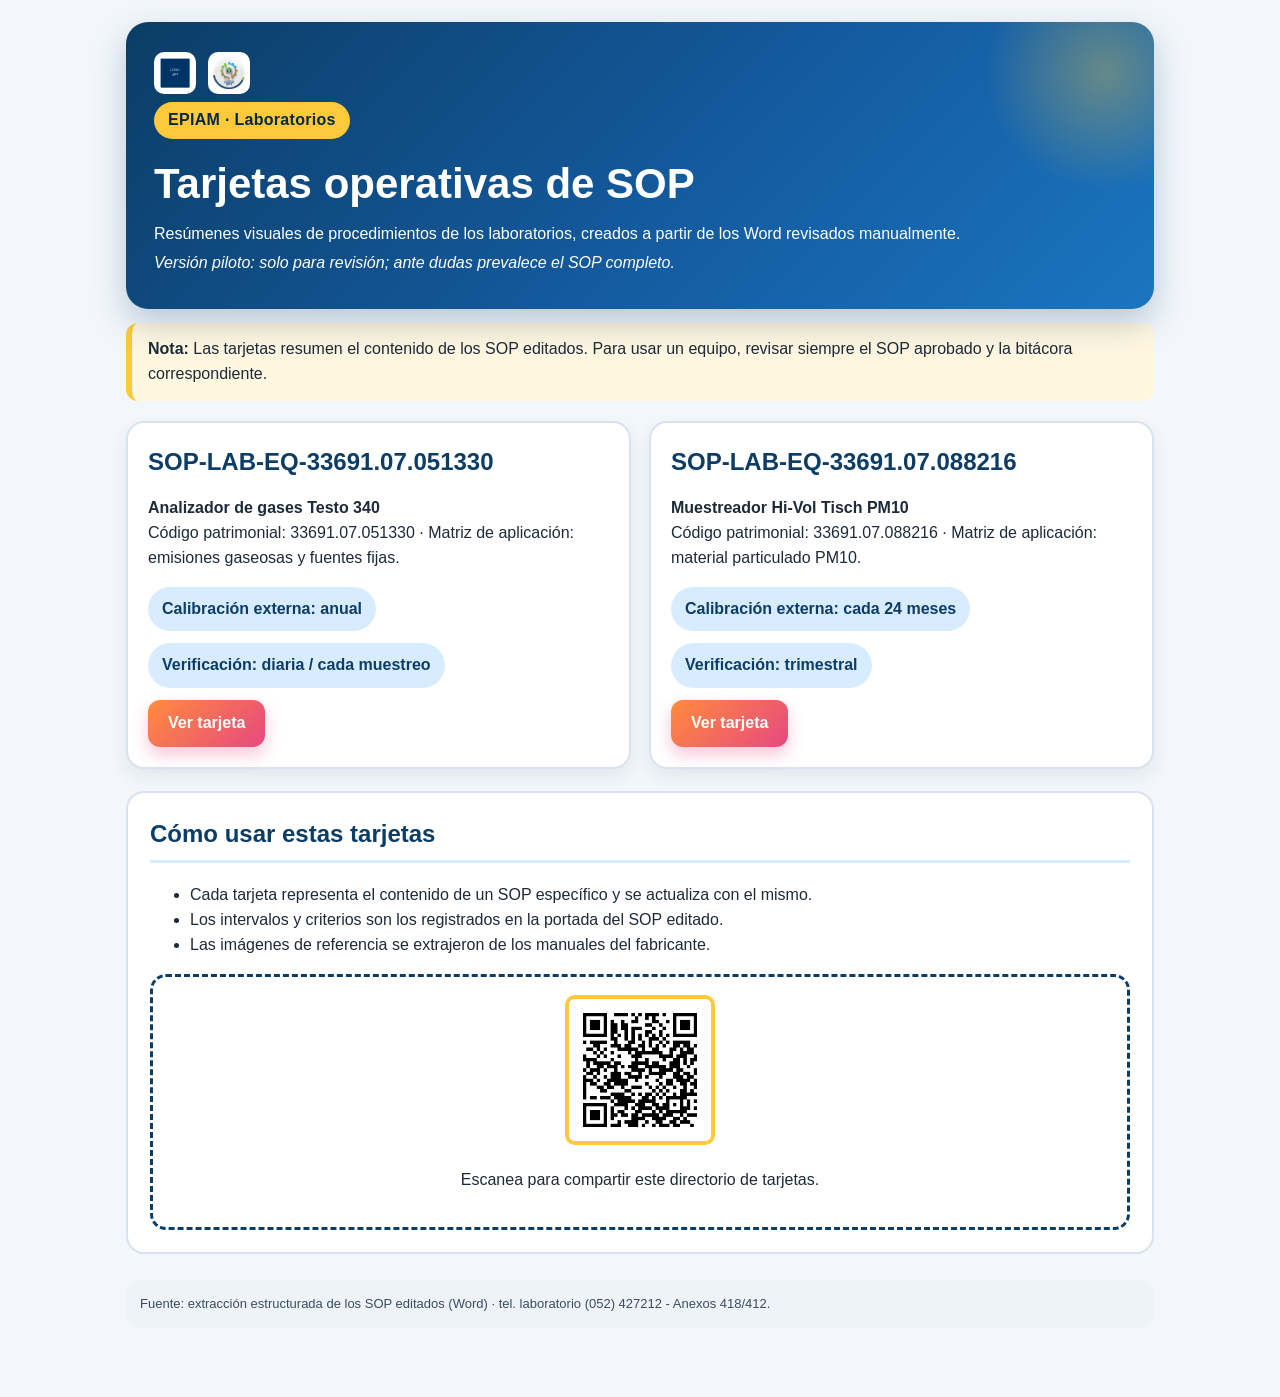
<file: index.html>
<!doctype html>
<html lang="es">
<head>
  <meta charset="utf-8">
  <meta name="viewport" content="width=device-width, initial-scale=1">
  <title>Tarjetas SOP | Laboratorios EPIAM</title>
  <link rel="stylesheet" href="assets/estilos.css">
</head>
<body>
  <div class="wrap">
    <div class="hero">
      <div class="brand">
        <img src="assets/logo_upt.png" alt="Logo UPT" onerror="this.style.display='none'">
        <img src="assets/logo_epiam.jpg" alt="Logo EPIAM" style="max-height:44px">
      </div>
      <span class="chip">EPIAM · Laboratorios</span>
      <h1>Tarjetas operativas de SOP</h1>
      <p>Resúmenes visuales de procedimientos de los laboratorios, creados a partir de los Word revisados manualmente.</p>
      <p><em>Versión piloto: solo para revisión; ante dudas prevalece el SOP completo.</em></p>
    </div>

    <div class="aviso">
      <strong>Nota:</strong> Las tarjetas resumen el contenido de los SOP editados.
      Para usar un equipo, revisar siempre el SOP aprobado y la bitácora correspondiente.
    </div>

    <div class="tarjetas">
      <div class="tarjeta">
        <h2>SOP-LAB-EQ-33691.07.051330</h2>
        <p><strong>Analizador de gases Testo 340</strong><br>
           Código patrimonial: 33691.07.051330 · Matriz de aplicación: emisiones gaseosas y fuentes fijas.</p>
        <div class="caudal">
          <span class="chip">Calibración externa: anual</span>
          <span class="chip">Verificación: diaria / cada muestreo</span>
        </div>
        <a class="boton" href="sop-33691-07-051330.html">Ver tarjeta</a>
      </div>

      <div class="tarjeta">
        <h2>SOP-LAB-EQ-33691.07.088216</h2>
        <p><strong>Muestreador Hi-Vol Tisch PM10</strong><br>
           Código patrimonial: 33691.07.088216 · Matriz de aplicación: material particulado PM10.</p>
        <div class="caudal">
          <span class="chip">Calibración externa: cada 24 meses</span>
          <span class="chip">Verificación: trimestral</span>
        </div>
        <a class="boton" href="sop-33691-07-088216.html">Ver tarjeta</a>
      </div>
    </div>

    <div class="seccion">
      <h2>Cómo usar estas tarjetas</h2>
      <ul>
        <li>Cada tarjeta representa el contenido de un SOP específico y se actualiza con el mismo.</li>
        <li>Los intervalos y criterios son los registrados en la portada del SOP editado.</li>
        <li>Las imágenes de referencia se extrajeron de los manuales del fabricante.</li>
      </ul>
      <div class="qr-box">
        <img alt="QR de este sitio" src="assets/qr/qr-index.png" style="width:150px;height:150px;border-radius:10px;border:4px solid var(--amarillo)">
        <p> Escanea para compartir este directorio de tarjetas.</p>
      </div>
    </div>

    <p class="pie">Fuente: extracción estructurada de los SOP editados (Word) · tel. laboratorio (052) 427212 - Anexos 418/412.</p>
  </div>
</body>
</html>
</file>
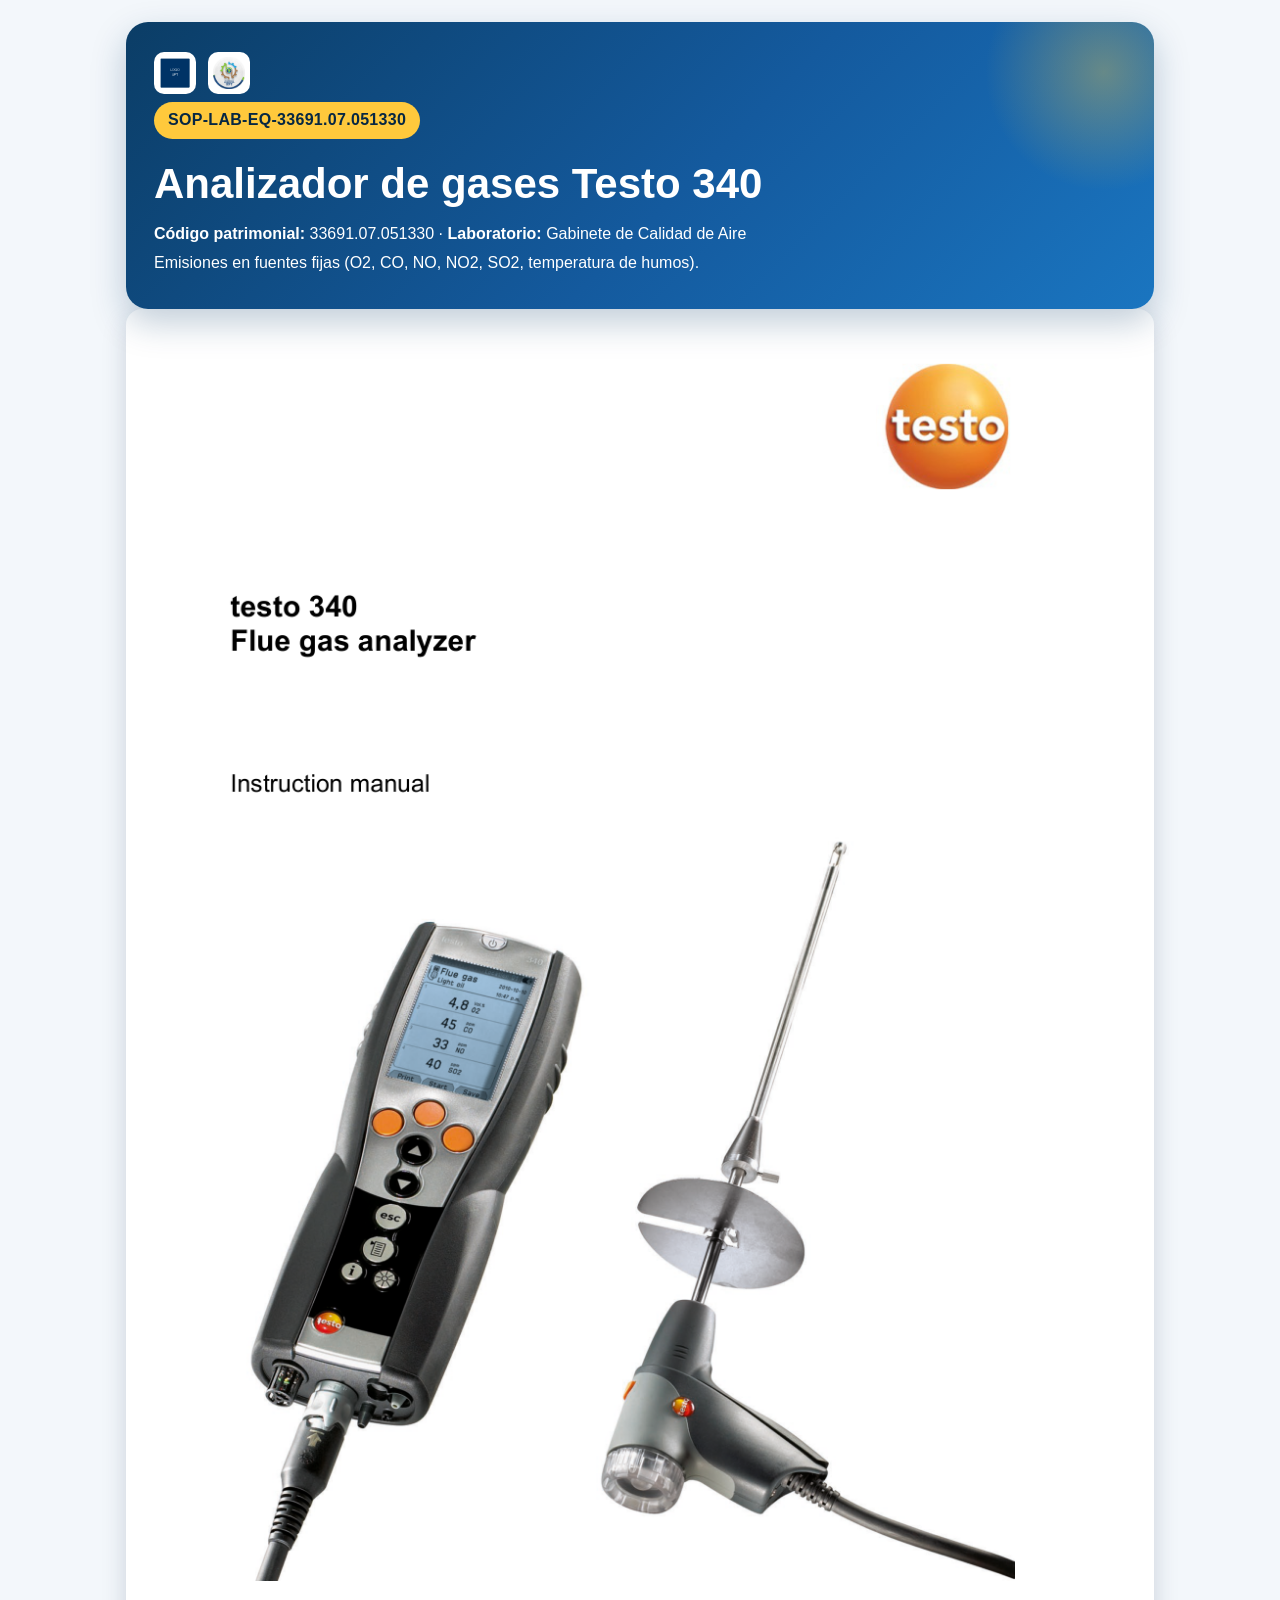
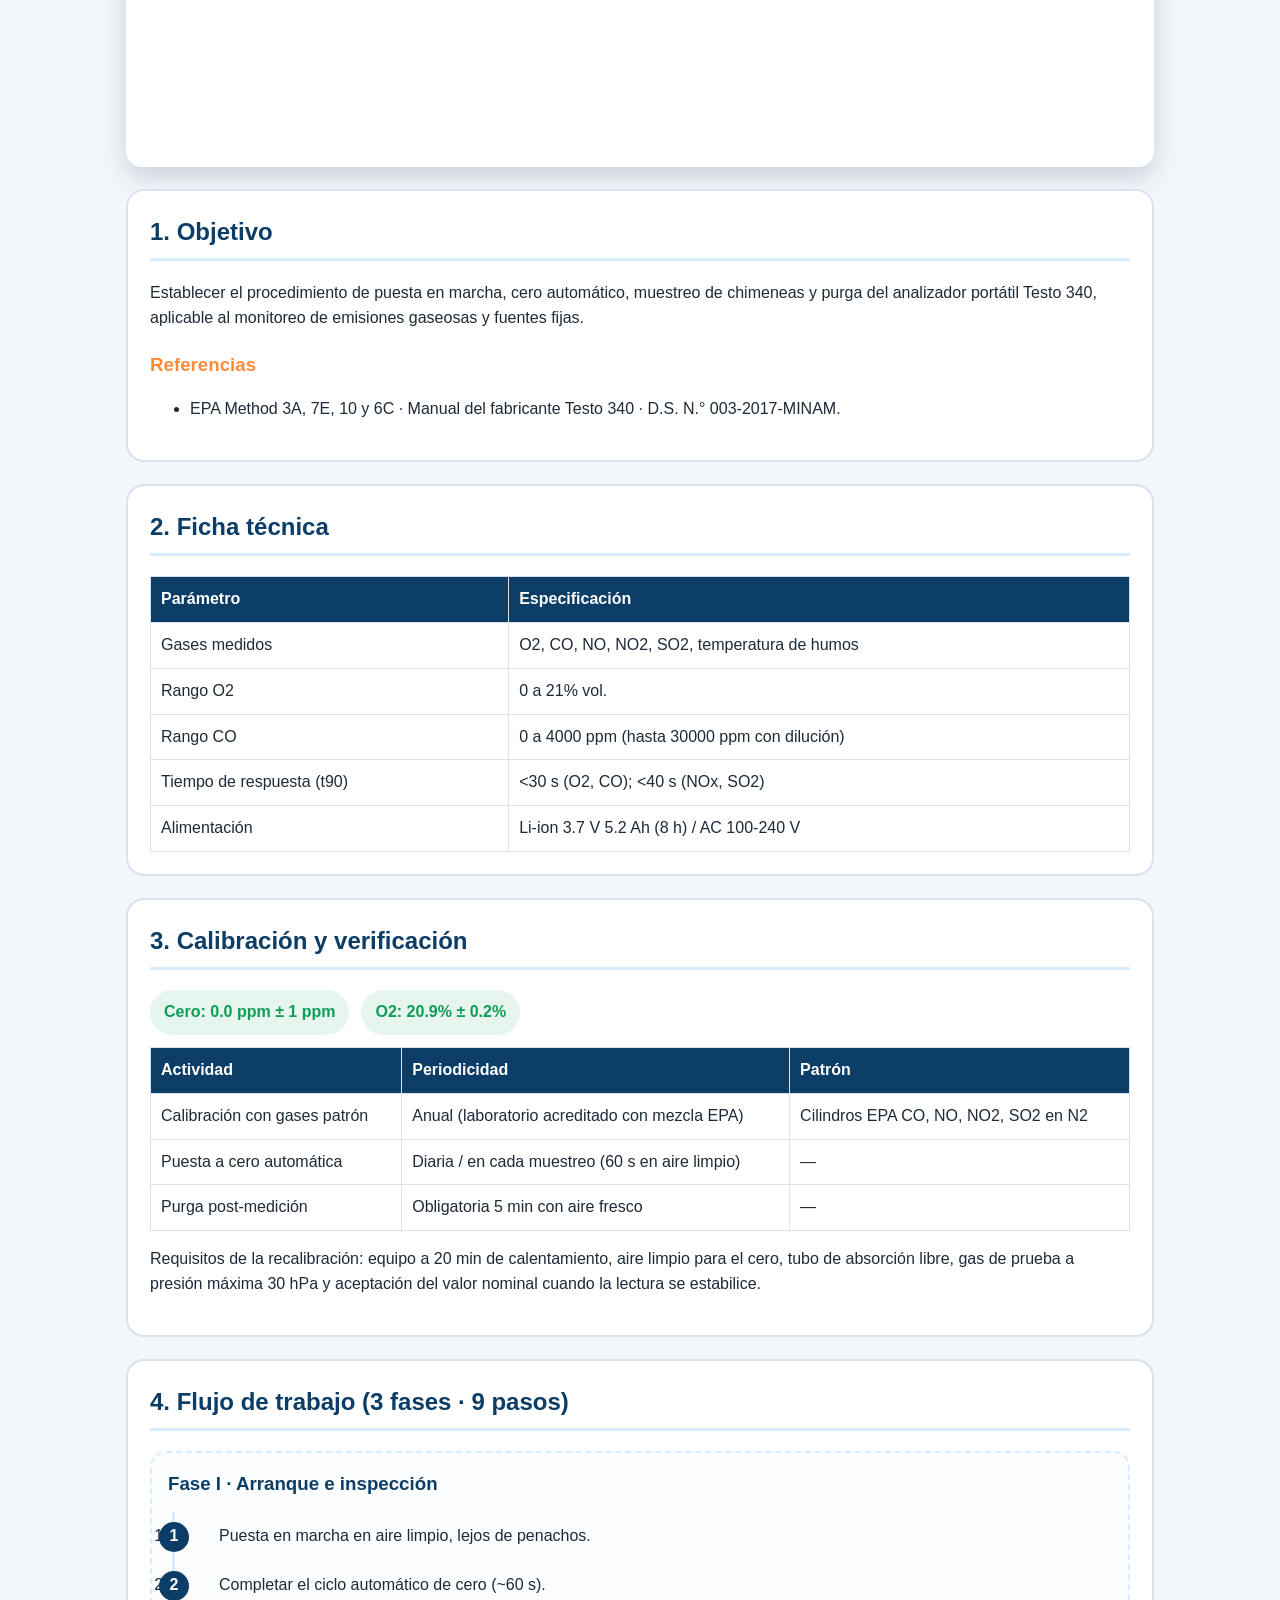
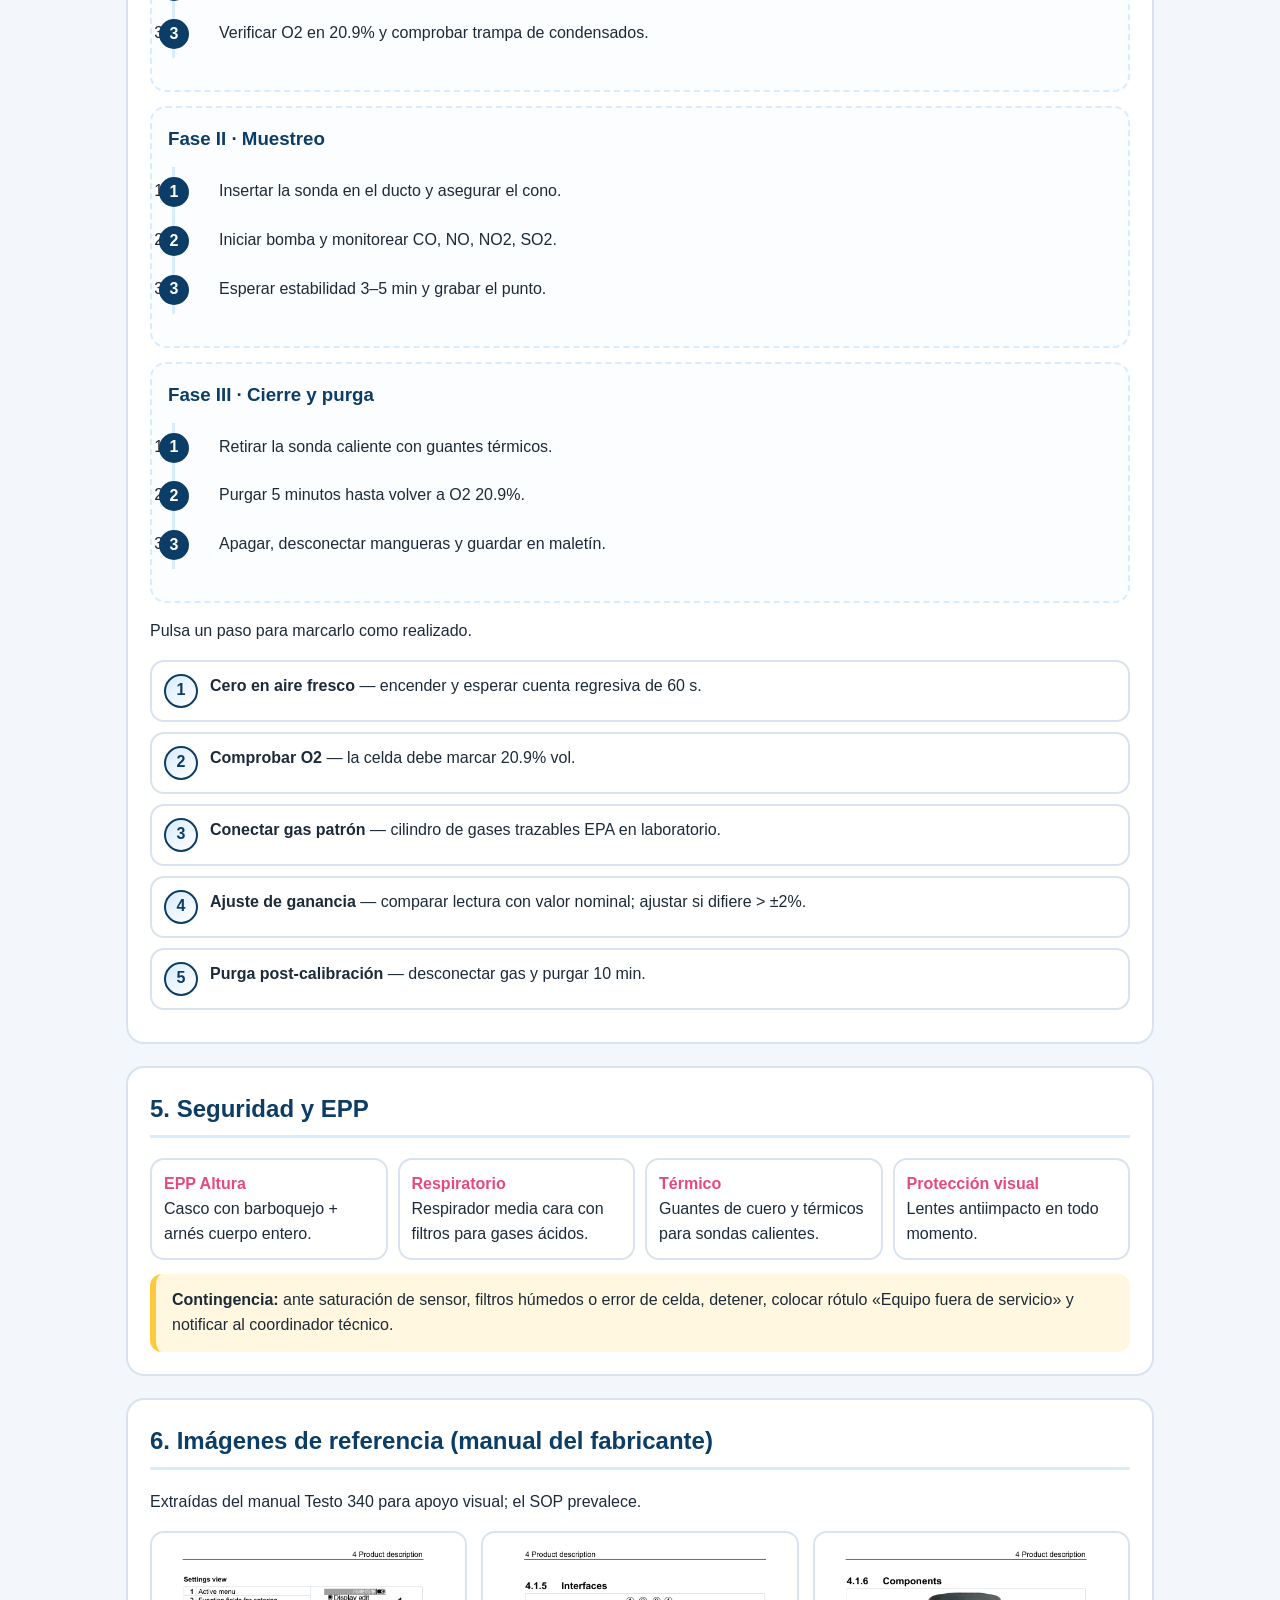
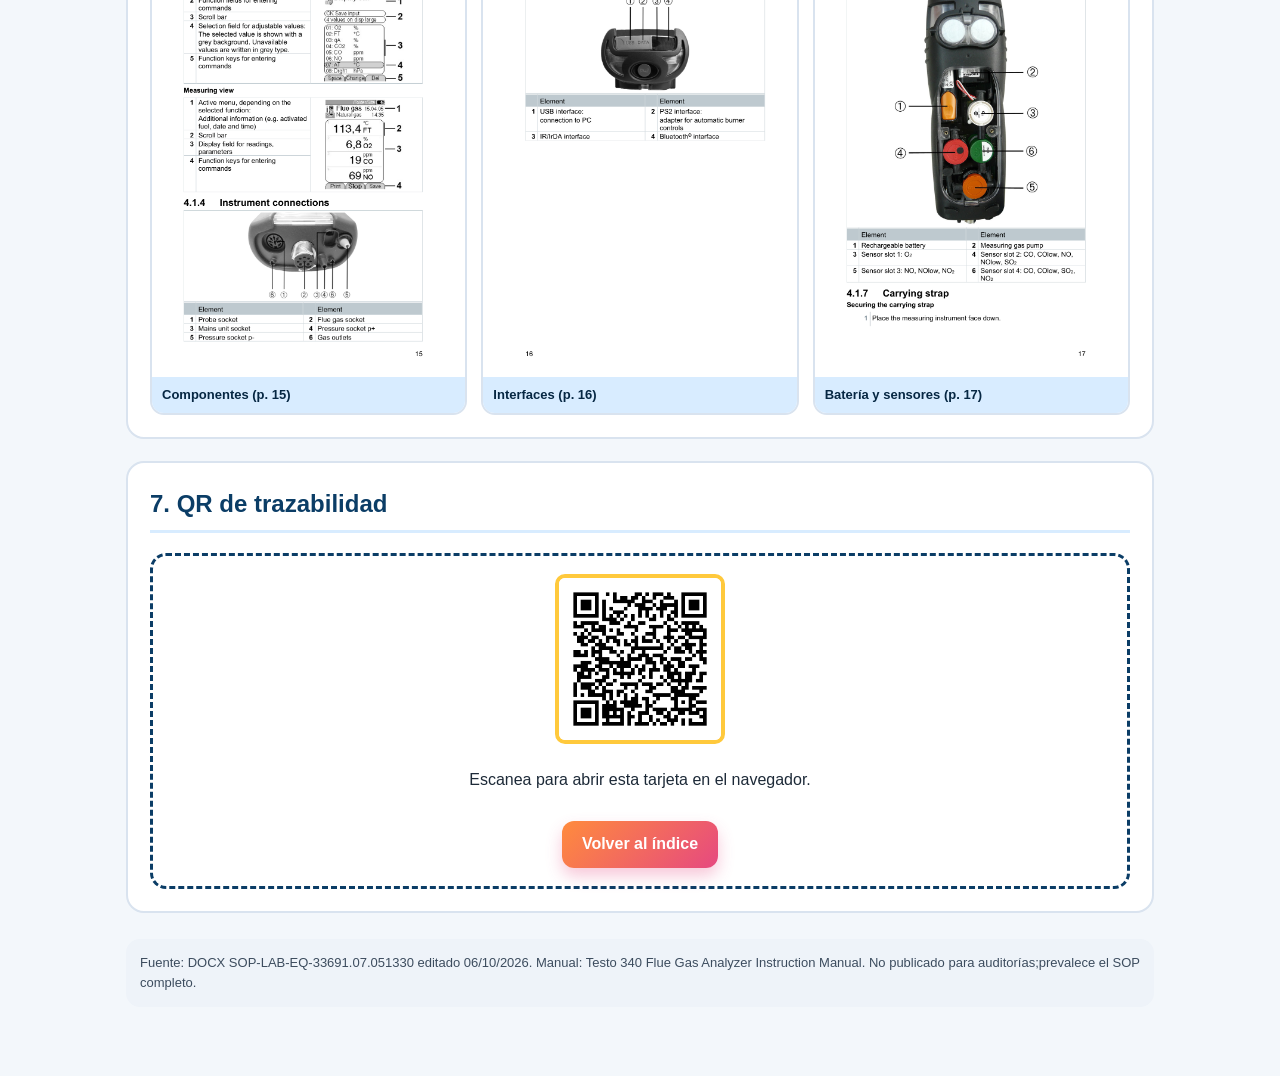
<file: sop-33691-07-051330.html>
<!doctype html>
<html lang="es">
<head>
  <meta charset="utf-8">
  <meta name="viewport" content="width=device-width, initial-scale=1">
  <title>SOP-LAB-EQ-33691.07.051330 | Testo 340</title>
  <link rel="stylesheet" href="assets/estilos.css">
  <script src="assets/interaccion.js" defer></script>
</head>
<body>
  <div class="wrap">

    <div class="hero">
      <div class="brand">
        <img src="assets/logo_upt.png" alt="Logo UPT" onerror="this.style.display='none'">
        <img src="assets/logo_epiam.jpg" alt="Logo EPIAM" style="max-height:44px">
      </div>
      <span class="chip">SOP-LAB-EQ-33691.07.051330</span>
      <h1>Analizador de gases Testo 340</h1>
      <p><strong>Código patrimonial:</strong> 33691.07.051330 · <strong>Laboratorio:</strong> Gabinete de Calidad de Aire</p>
      <p>Emisiones en fuentes fijas (O2, CO, NO, NO2, SO2, temperatura de humos).</p>
    </div>

    <img class="banner-foto" src="assets/ref/testo340_p1_producto_portada.png" alt="Figura portada manual Testo 340" onerror="this.style.display='none'">

    <div class="seccion">
      <h2>1. Objetivo</h2>
      <p>Establecer el procedimiento de puesta en marcha, cero automático, muestreo de chimeneas y purga del analizador portátil Testo 340, aplicable al monitoreo de emisiones gaseosas y fuentes fijas.</p>
      <h3>Referencias</h3>
      <ul>
        <li>EPA Method 3A, 7E, 10 y 6C · Manual del fabricante Testo 340 · D.S. N.° 003-2017-MINAM.</li>
      </ul>
    </div>

    <div class="seccion">
      <h2>2. Ficha técnica</h2>
      <table class="tabla-mini">
        <tr><th>Parámetro</th><th>Especificación</th></tr>
        <tr><td>Gases medidos</td><td>O2, CO, NO, NO2, SO2, temperatura de humos</td></tr>
        <tr><td>Rango O2</td><td>0 a 21% vol.</td></tr>
        <tr><td>Rango CO</td><td>0 a 4000 ppm (hasta 30000 ppm con dilución)</td></tr>
        <tr><td>Tiempo de respuesta (t90)</td><td>&lt;30 s (O2, CO); &lt;40 s (NOx, SO2)</td></tr>
        <tr><td>Alimentación</td><td>Li-ion 3.7 V 5.2 Ah (8 h) / AC 100-240 V</td></tr>
      </table>
    </div>

    <div class="seccion">
      <h2>3. Calibración y verificación</h2>
      <div class="caudal">
        <span class="chip ok">Cero: 0.0 ppm ± 1 ppm</span>
        <span class="chip ok">O2: 20.9% ± 0.2%</span>
      </div>
      <table class="tabla-mini">
        <tr><th>Actividad</th><th>Periodicidad</th><th>Patrón</th></tr>
        <tr><td>Calibración con gases patrón</td><td>Anual (laboratorio acreditado con mezcla EPA)</td><td>Cilindros EPA CO, NO, NO2, SO2 en N2</td></tr>
        <tr><td>Puesta a cero automática</td><td>Diaria / en cada muestreo (60 s en aire limpio)</td><td>—</td></tr>
        <tr><td>Purga post-medición</td><td>Obligatoria 5 min con aire fresco</td><td>—</td></tr>
      </table>
      <p>Requisitos de la recalibración: equipo a 20 min de calentamiento, aire limpio para el cero, tubo de absorción libre, gas de prueba a presión máxima 30 hPa y aceptación del valor nominal cuando la lectura se estabilice.</p>
    </div>

    <div class="seccion">
      <h2>4. Flujo de trabajo (3 fases · 9 pasos)</h2>
      <div class="fases">
        <div class="fase-card"><h3>Fase I · Arranque e inspección</h3>
          <ol class="timeline">
            <li>Puesta en marcha en aire limpio, lejos de penachos.</li>
            <li>Completar el ciclo automático de cero (~60 s).</li>
            <li>Verificar O2 en 20.9% y comprobar trampa de condensados.</li>
          </ol>
        </div>
        <div class="fase-card"><h3>Fase II · Muestreo</h3>
          <ol class="timeline">
            <li>Insertar la sonda en el ducto y asegurar el cono.</li>
            <li>Iniciar bomba y monitorear CO, NO, NO2, SO2.</li>
            <li>Esperar estabilidad 3–5 min y grabar el punto.</li>
          </ol>
        </div>
        <div class="fase-card"><h3>Fase III · Cierre y purga</h3>
          <ol class="timeline">
            <li>Retirar la sonda caliente con guantes térmicos.</li>
            <li>Purgar 5 minutos hasta volver a O2 20.9%.</li>
            <li>Apagar, desconectar mangueras y guardar en maletín.</li>
          </ol>
        </div>
      </div>
      <p>Pulsa un paso para marcarlo como realizado.</p>
      <div class="pasos-wrap">
        <div class="pasa-card"><div class="pasa-num">1</div><div><strong>Cero en aire fresco</strong> — encender y esperar cuenta regresiva de 60 s.</div></div>
        <div class="pasa-card"><div class="pasa-num">2</div><div><strong>Comprobar O2</strong> — la celda debe marcar 20.9% vol.</div></div>
        <div class="pasa-card"><div class="pasa-num">3</div><div><strong>Conectar gas patrón</strong> — cilindro de gases trazables EPA en laboratorio.</div></div>
        <div class="pasa-card"><div class="pasa-num">4</div><div><strong>Ajuste de ganancia</strong> — comparar lectura con valor nominal; ajustar si difiere > ±2%.</div></div>
        <div class="pasa-card"><div class="pasa-num">5</div><div><strong>Purga post-calibración</strong> — desconectar gas y purgar 10 min.</div></div>
      </div>
    </div>

    <div class="seccion">
      <h2>5. Seguridad y EPP</h2>
      <div class="epp-grid">
        <div class="epp"><strong>EPP Altura</strong><br>Casco con barboquejo + arnés cuerpo entero.</div>
        <div class="epp"><strong>Respiratorio</strong><br>Respirador media cara con filtros para gases ácidos.</div>
        <div class="epp"><strong>Térmico</strong><br>Guantes de cuero y térmicos para sondas calientes.</div>
        <div class="epp"><strong>Protección visual</strong><br>Lentes antiimpacto en todo momento.</div>
      </div>
      <div class="aviso" style="margin-top:14px">
        <strong>Contingencia:</strong> ante saturación de sensor, filtros húmedos o error de celda, detener, colocar rótulo «Equipo fuera de servicio» y notificar al coordinador técnico.
      </div>
    </div>

    <div class="seccion">
      <h2>6. Imágenes de referencia (manual del fabricante)</h2>
      <p>Extraídas del manual Testo 340 para apoyo visual; el SOP prevalece.</p>
      <div class="img-grid">
        <figure><img src="assets/ref/testo340_p15_diagrama_componentes.png" alt="Componentes Testo 340" loading="lazy"><figcaption>Componentes (p. 15)</figcaption></figure>
        <figure><img src="assets/ref/testo340_p16_interfaces.png" alt="Interfaces Testo 340" loading="lazy"><figcaption>Interfaces (p. 16)</figcaption></figure>
        <figure><img src="assets/ref/testo340_p17_componentes.png" alt="Detalle componentes" loading="lazy"><figcaption>Batería y sensores (p. 17)</figcaption></figure>
      </div>
    </div>

    <div class="seccion">
      <h2>7. QR de trazabilidad</h2>
      <div class="qr-box">
        <img id="qr-testo" alt="Código QR Testo 340" src="assets/qr/qr-testo340.png" onerror="this.style.display='none'">
        <p>Escanea para abrir esta tarjeta en el navegador.</p>
        <a class="boton" href="index.html">Volver al índice</a>
      </div>
    </div>

    <p class="pie">Fuente: DOCX SOP-LAB-EQ-33691.07.051330 editado 06/10/2026. Manual: Testo 340 Flue Gas Analyzer Instruction Manual. No publicado para auditorías;prevalece el SOP completo.</p>

  </div>
</body>
</html>
</file>
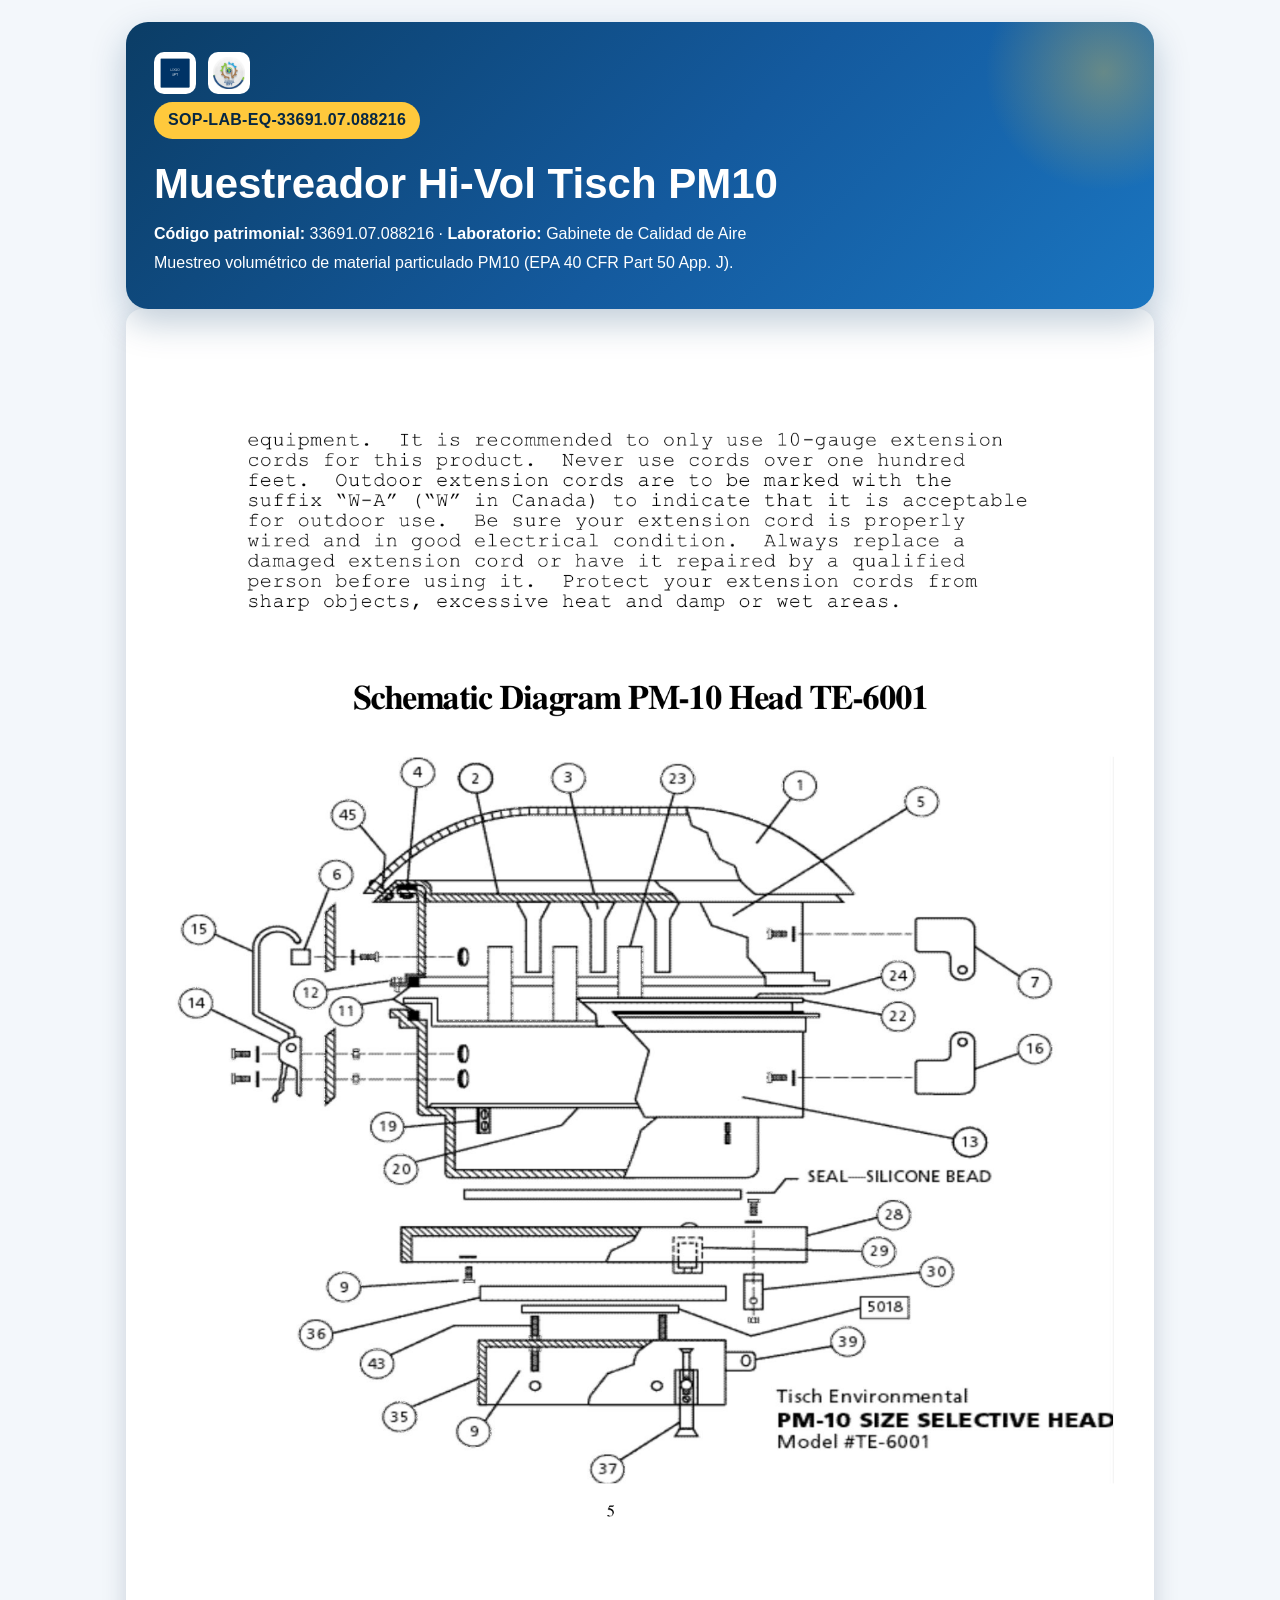
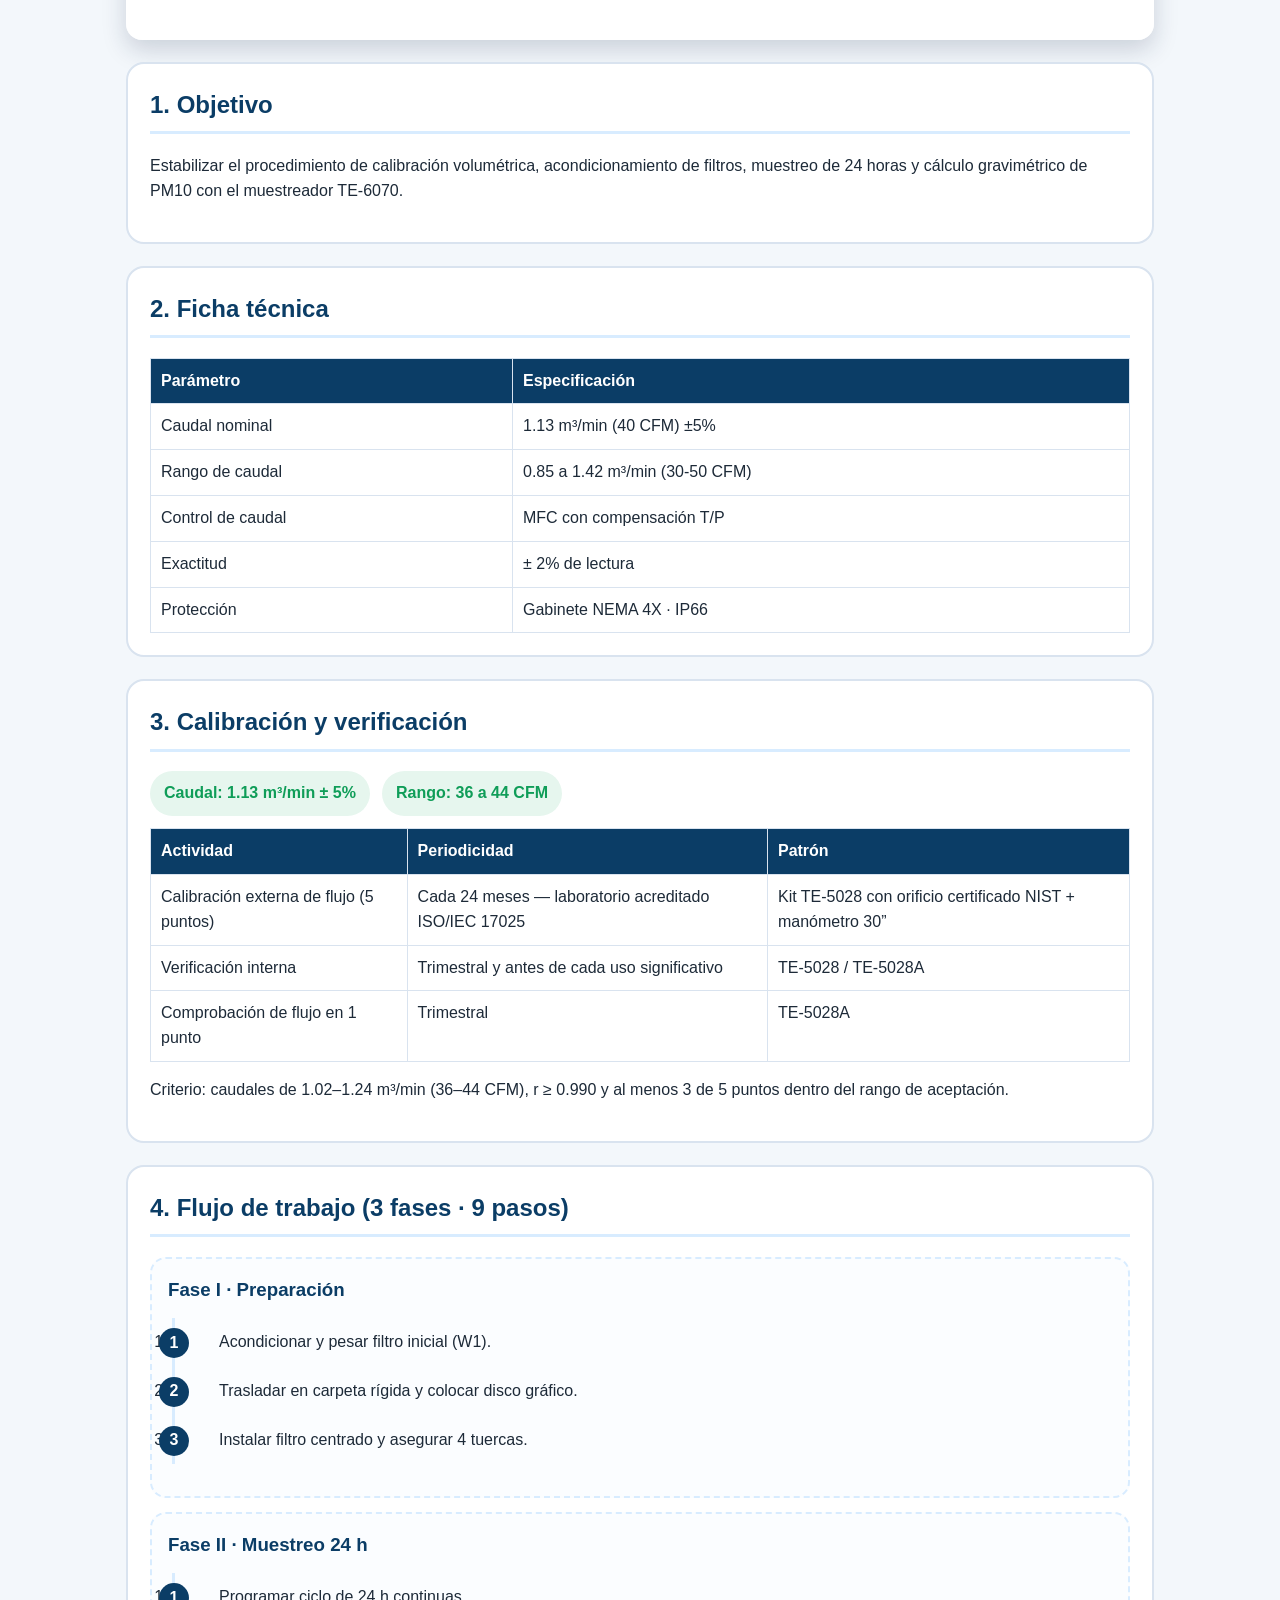
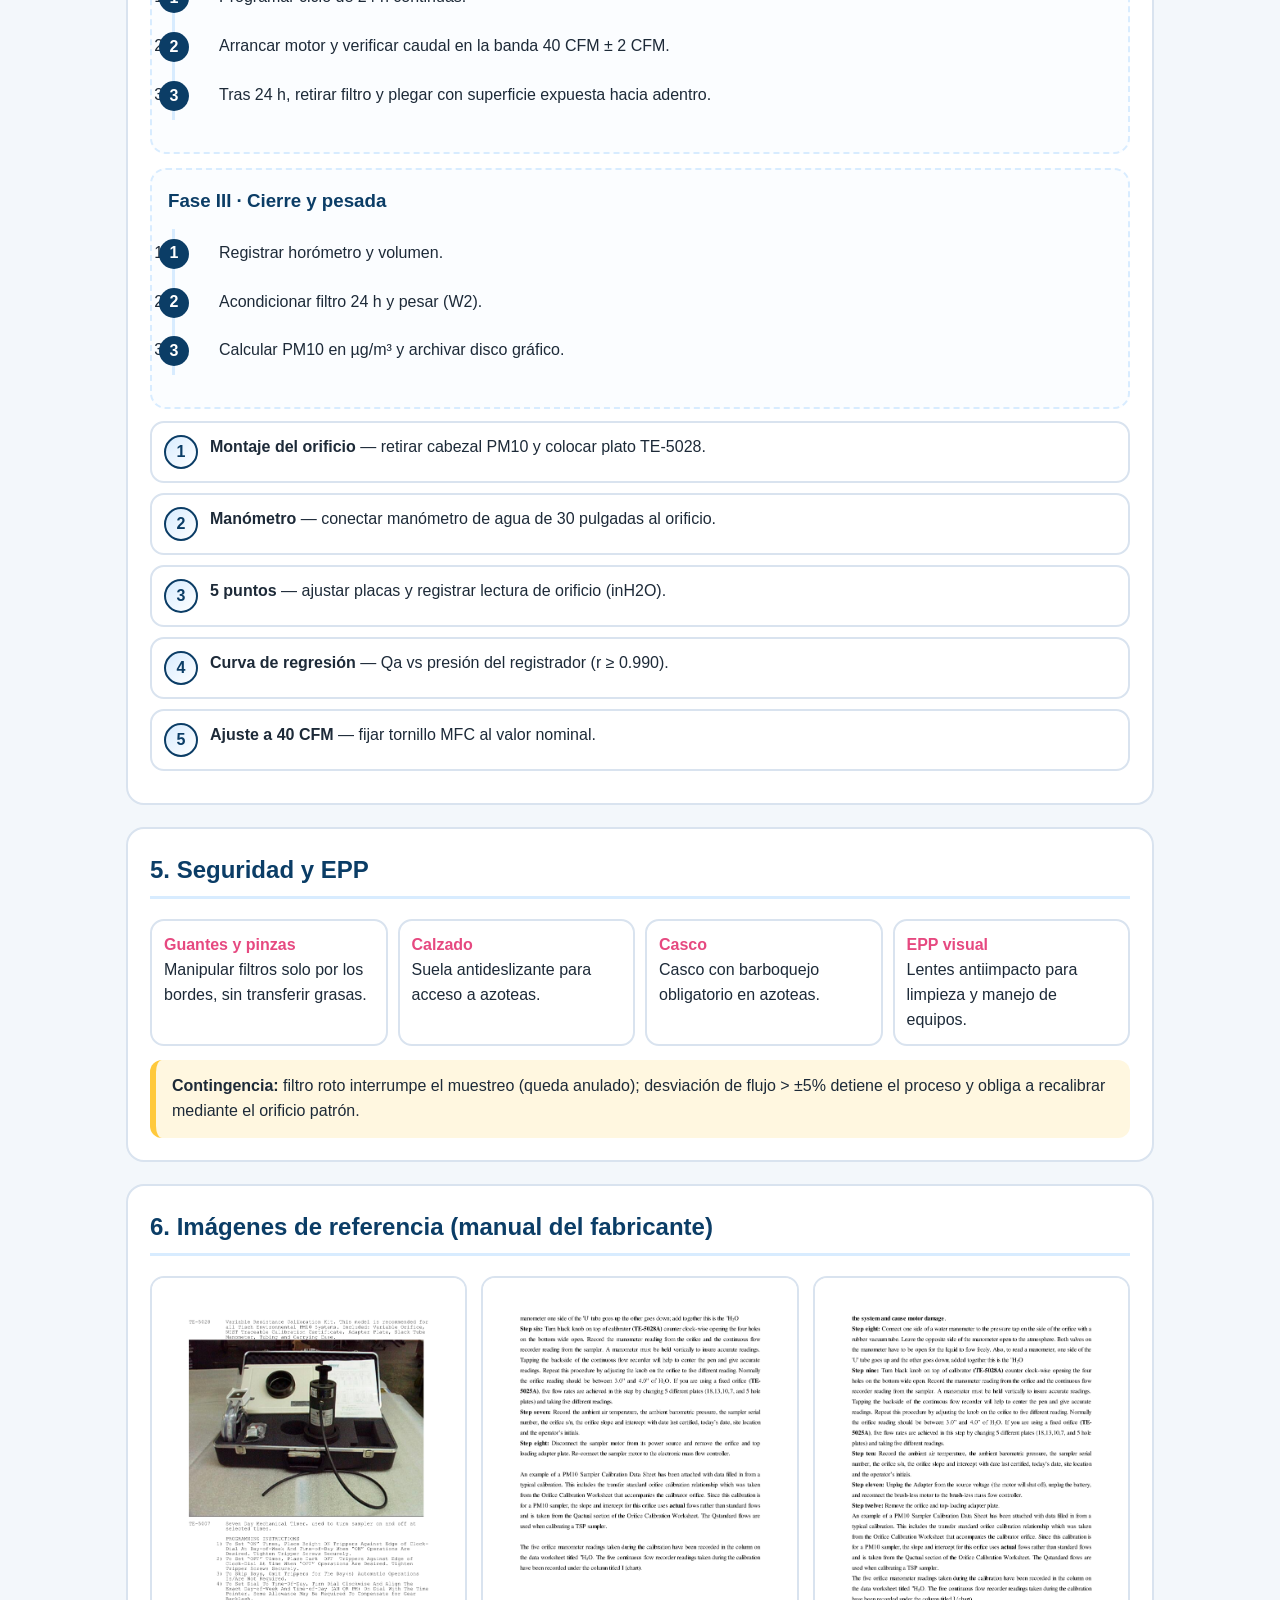
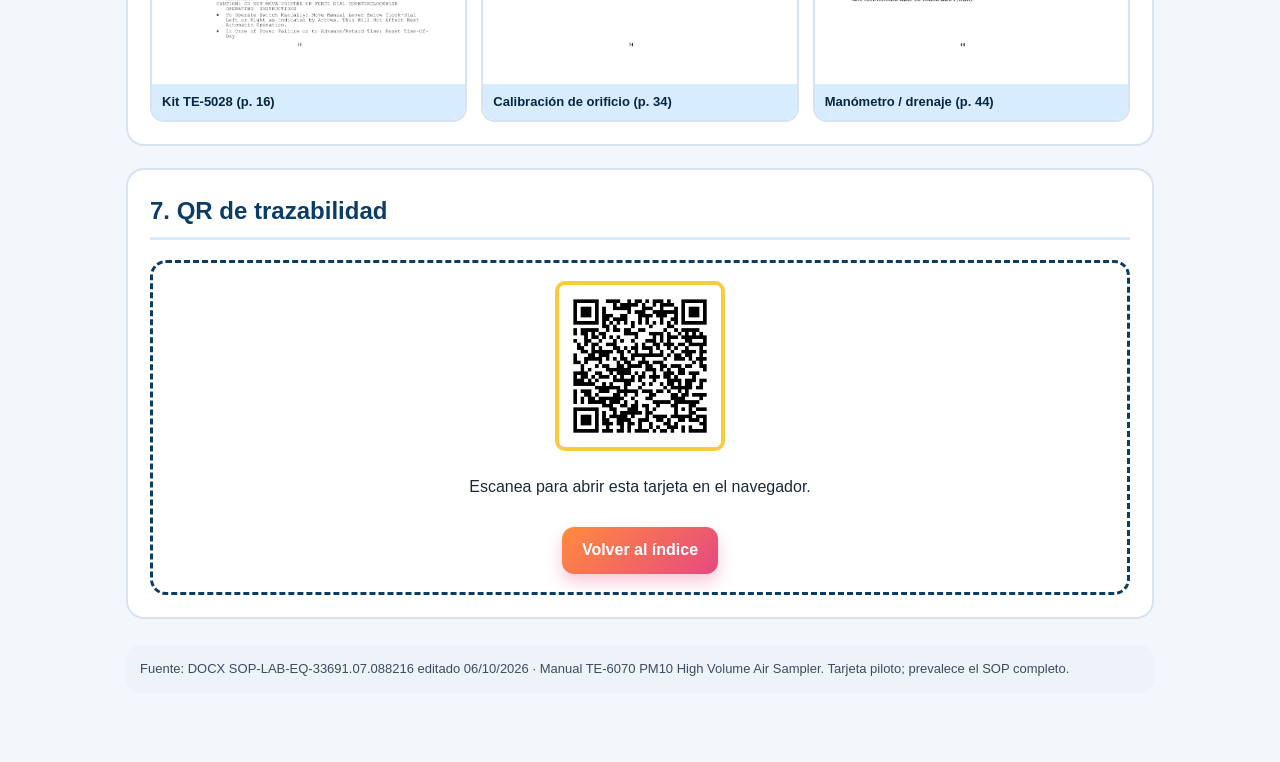
<file: sop-33691-07-088216.html>
<!doctype html>
<html lang="es">
<head>
  <meta charset="utf-8">
  <meta name="viewport" content="width=device-width, initial-scale=1">
  <title>SOP-LAB-EQ-33691.07.088216 | Hi-Vol Tisch PM10</title>
  <link rel="stylesheet" href="assets/estilos.css">
  <script src="assets/interaccion.js" defer></script>
</head>
<body>
  <div class="wrap">

    <div class="hero">
      <div class="brand">
        <img src="assets/logo_upt.png" alt="Logo UPT" onerror="this.style.display='none'">
        <img src="assets/logo_epiam.jpg" alt="Logo EPIAM" style="max-height:44px">
      </div>
      <span class="chip">SOP-LAB-EQ-33691.07.088216</span>
      <h1>Muestreador Hi-Vol Tisch PM10</h1>
      <p><strong>Código patrimonial:</strong> 33691.07.088216 · <strong>Laboratorio:</strong> Gabinete de Calidad de Aire</p>
      <p>Muestreo volumétrico de material particulado PM10 (EPA 40 CFR Part 50 App. J).</p>
    </div>

    <img class="banner-foto" src="assets/ref/tischpm10_p5_equipo_portada.png" alt="Foto del muestreador Tisch TE-6070" onerror="this.style.display='none'">

    <div class="seccion">
      <h2>1. Objetivo</h2>
      <p>Estabilizar el procedimiento de calibración volumétrica, acondicionamiento de filtros, muestreo de 24 horas y cálculo gravimétrico de PM10 con el muestreador TE-6070.</p>
    </div>

    <div class="seccion">
      <h2>2. Ficha técnica</h2>
      <table class="tabla-mini">
        <tr><th>Parámetro</th><th>Especificación</th></tr>
        <tr><td>Caudal nominal</td><td>1.13 m³/min (40 CFM) ±5%</td></tr>
        <tr><td>Rango de caudal</td><td>0.85 a 1.42 m³/min (30-50 CFM)</td></tr>
        <tr><td>Control de caudal</td><td>MFC con compensación T/P</td></tr>
        <tr><td>Exactitud</td><td>± 2% de lectura</td></tr>
        <tr><td>Protección</td><td>Gabinete NEMA 4X · IP66</td></tr>
      </table>
    </div>

    <div class="seccion">
      <h2>3. Calibración y verificación</h2>
      <div class="caudal">
        <span class="chip ok">Caudal: 1.13 m³/min ± 5%</span>
        <span class="chip ok">Rango: 36 a 44 CFM</span>
      </div>
      <table class="tabla-mini">
        <tr><th>Actividad</th><th>Periodicidad</th><th>Patrón</th></tr>
        <tr><td>Calibración externa de flujo (5 puntos)</td><td>Cada 24 meses — laboratorio acreditado ISO/IEC 17025</td><td>Kit TE-5028 con orificio certificado NIST + manómetro 30”</td></tr>
        <tr><td>Verificación interna</td><td>Trimestral y antes de cada uso significativo</td><td>TE-5028 / TE-5028A</td></tr>
        <tr><td>Comprobación de flujo en 1 punto</td><td>Trimestral</td><td>TE-5028A</td></tr>
      </table>
      <p>Criterio: caudales de 1.02–1.24 m³/min (36–44 CFM), r ≥ 0.990 y al menos 3 de 5 puntos dentro del rango de aceptación.</p>
    </div>

    <div class="seccion">
      <h2>4. Flujo de trabajo (3 fases · 9 pasos)</h2>
      <div class="fases">
        <div class="fase-card"><h3>Fase I · Preparación</h3>
          <ol class="timeline">
            <li>Acondicionar y pesar filtro inicial (W1).</li>
            <li>Trasladar en carpeta rígida y colocar disco gráfico.</li>
            <li>Instalar filtro centrado y asegurar 4 tuercas.</li>
          </ol>
        </div>
        <div class="fase-card"><h3>Fase II · Muestreo 24 h</h3>
          <ol class="timeline">
            <li>Programar ciclo de 24 h continuas.</li>
            <li>Arrancar motor y verificar caudal en la banda 40 CFM ± 2 CFM.</li>
            <li>Tras 24 h, retirar filtro y plegar con superficie expuesta hacia adentro.</li>
          </ol>
        </div>
        <div class="fase-card"><h3>Fase III · Cierre y pesada</h3>
          <ol class="timeline">
            <li>Registrar horómetro y volumen.</li>
            <li>Acondicionar filtro 24 h y pesar (W2).</li>
            <li>Calcular PM10 en µg/m³ y archivar disco gráfico.</li>
          </ol>
        </div>
      </div>
      <div class="pasos-wrap">
        <div class="pasa-card"><div class="pasa-num">1</div><div><strong>Montaje del orificio</strong> — retirar cabezal PM10 y colocar plato TE-5028.</div></div>
        <div class="pasa-card"><div class="pasa-num">2</div><div><strong>Manómetro</strong> — conectar manómetro de agua de 30 pulgadas al orificio.</div></div>
        <div class="pasa-card"><div class="pasa-num">3</div><div><strong>5 puntos</strong> — ajustar placas y registrar lectura de orificio (inH2O).</div></div>
        <div class="pasa-card"><div class="pasa-num">4</div><div><strong>Curva de regresión</strong> — Qa vs presión del registrador (r ≥ 0.990).</div></div>
        <div class="pasa-card"><div class="pasa-num">5</div><div><strong>Ajuste a 40 CFM</strong> — fijar tornillo MFC al valor nominal.</div></div>
      </div>
    </div>

    <div class="seccion">
      <h2>5. Seguridad y EPP</h2>
      <div class="epp-grid">
        <div class="epp"><strong>Guantes y pinzas</strong><br>Manipular filtros solo por los bordes, sin transferir grasas.</div>
        <div class="epp"><strong>Calzado</strong><br>Suela antideslizante para acceso a azoteas.</div>
        <div class="epp"><strong>Casco</strong><br>Casco con barboquejo obligatorio en azoteas.</div>
        <div class="epp"><strong>EPP visual</strong><br>Lentes antiimpacto para limpieza y manejo de equipos.</div>
      </div>
      <div class="aviso" style="margin-top:14px">
        <strong>Contingencia:</strong> filtro roto interrumpe el muestreo (queda anulado); desviación de flujo &gt; ±5% detiene el proceso y obliga a recalibrar mediante el orificio patrón.
      </div>
    </div>

    <div class="seccion">
      <h2>6. Imágenes de referencia (manual del fabricante)</h2>
      <div class="img-grid">
        <figure><img src="assets/ref/tischpm10_p16_kit_te5028_cert_nist.png" alt="Kit TE-5028" loading="lazy"><figcaption>Kit TE-5028 (p. 16)</figcaption></figure>
        <figure><img src="assets/ref/tischpm10_p34_procedimiento_orificio.png" alt="Procedimiento orificio" loading="lazy"><figcaption>Calibración de orificio (p. 34)</figcaption></figure>
        <figure><img src="assets/ref/tischpm10_p44_manometro_drenaje.png" alt="Manómetro" loading="lazy"><figcaption>Manómetro / drenaje (p. 44)</figcaption></figure>
      </div>
    </div>

    <div class="seccion">
      <h2>7. QR de trazabilidad</h2>
      <div class="qr-box">
        <img id="qr-tisch" alt="Código QR Hi-Vol" src="assets/qr/qr-tisch.png" onerror="this.style.display='none'">
        <p>Escanea para abrir esta tarjeta en el navegador.</p>
        <a class="boton" href="index.html">Volver al índice</a>
      </div>
    </div>

    <p class="pie">Fuente: DOCX SOP-LAB-EQ-33691.07.088216 editado 06/10/2026 · Manual TE-6070 PM10 High Volume Air Sampler. Tarjeta piloto; prevalece el SOP completo.</p>

  </div>
</body>
</html>
</file>
<file: assets/estilos.css>
:root {
  --azul: #0b3d66;
  --azul-osc: #062743;
  --cielo: #d8ecff;
  --amarillo: #ffc93c;
  --naranja: #ff8b3d;
  --verde: #0f9d58;
  --rosa: #e64980;
  --fondo: #f3f7fb;
  --texto: #1d2a38;
  --linea: #d9e3ef;
}
* { box-sizing: border-box; }
html { scroll-behavior: smooth; }

body {
  margin: 0;
  font-family: "Segoe UI", Arial, Helvetica, sans-serif;
  background: var(--fondo);
  color: var(--texto);
  line-height: 1.55;
}

.wrap {
  max-width: 1060px;
  margin: 0 auto;
  padding: 22px 16px 56px;
}

.hero {
  background: linear-gradient(135deg, var(--azul) 0%, #145a9e 55%, #1a75c0 100%);
  color: #fff;
  border-radius: 22px;
  padding: 30px 28px;
  box-shadow: 0 14px 34px rgba(11,61,102,.25);
  position: relative;
  overflow: hidden;
}
.hero::after {
  content: "";
  position: absolute;
  right: -70px; top: -70px;
  width: 240px; height: 240px;
  background: radial-gradient(circle, rgba(255,201,60,.34), transparent 70%);
  border-radius: 50%;
}
.hero h1 { margin: 0 0 6px; font-size: clamp(28px, 5vw, 42px); }
.hero p { margin: 4px 0; }
.hero .chip {
  display: inline-block; margin-bottom: 12px; padding: 6px 14px;
  border-radius: 999px; background: var(--amarillo); color: var(--azul-osc);
  font-weight: 800; letter-spacing: .3px;
}

.brand {
  display: flex; align-items: center; gap: 12px; margin-bottom: 8px;
}
.brand img { height: 42px; background: #fff; border-radius: 10px; padding: 5px; }

.aviso {
  margin-top: 14px; padding: 14px 16px; border-left: 6px solid var(--amarillo);
  border-radius: 12px; background: #fff7e0;
}

.tarjetas {
  display: grid; gap: 18px; margin-top: 20px;
}
@media (min-width: 760px) { .tarjetas { grid-template-columns: 1fr 1fr; } }

.tarjeta {
  background: #fff; border: 2px solid var(--linea); border-radius: 18px;
  padding: 20px; box-shadow: 0 8px 18px rgba(30,50,80,.08);
  transition: transform .25s ease, box-shadow .25s ease;
}
.tarjeta:hover { transform: translateY(-5px); box-shadow: 0 16px 30px rgba(30,50,80,.14); }
.tarjeta h2 { margin: 0 0 8px; color: var(--azul); }

.boton {
  display: inline-block; margin-top: 12px; padding: 11px 20px; border-radius: 12px;
  background: linear-gradient(135deg, var(--naranja), var(--rosa)); color: #fff;
  font-weight: 800; text-decoration: none; box-shadow: 0 8px 16px rgba(230,73,128,.3);
  transition: transform .2s ease;
}
.boton:hover { transform: scale(1.04); }

.seccion {
  margin-top: 22px; background: #fff; border: 2px solid var(--linea);
  border-radius: 18px; padding: 22px;
}
.seccion h2 { margin-top: 0; color: var(--azul); border-bottom: 3px solid var(--cielo); padding-bottom: 8px; }
.seccion h3 { color: var(--naranja); }

.tabla-mini {
  width: 100%; border-collapse: collapse; margin-top: 12px;
}
.tabla-mini th, .tabla-mini td { border: 1px solid var(--linea); padding: 10px; text-align: left; vertical-align: top; }
.tabla-mini th { background: var(--azul); color: #fff; }

.banner-foto {
  width: 100%; border-radius: 16px; display: block;
  box-shadow: 0 10px 24px rgba(20,40,70,.18);
}

.fases {
  display: grid; gap: 14px; margin-top: 16px;
}
.fase-card {
  border: 2px dashed var(--cielo); border-radius: 16px; padding: 16px; background: #fbfdff;
}
.fase-card h3 { margin: 0; color: var(--azul); }

.pasos-wrap { margin-top: 12px; }
.pasa-tag {
  display: flex; gap: 12px; align-items: flex-start; padding: 10px 0;
  border-bottom: 1px solid var(--linea);
}
.pasa-num {
  flex: 0 0 34px; height: 34px; border-radius: 50%; display: grid; place-items: center;
  background: linear-gradient(135deg, var(--cielo), #fff); color: var(--azul); font-weight: 900;
  border: 2px solid var(--azul);
}
.pasa-card {
  display: flex; gap: 12px; align-items: flex-start; padding: 12px; border-radius: 14px;
  background: #fff; border: 2px solid var(--linea); margin-bottom: 10px; cursor: pointer;
  transition: border-color .2s, transform .2s;
}
.pasa-card:hover { transform: translateX(4px); border-color: var(--naranja); }
.pasa-card.activa { border-color: var(--naranja); background: #fff4ea; }

.caudal {
  display: flex; flex-wrap: wrap; gap: 12px; margin-top: 10px;
}
.caudal .chip {
  padding: 10px 14px; border-radius: 999px; background: var(--cielo); color: var(--azul); font-weight: 800;
}
.caudal .ok { background: #e6f6ee; color: var(--verde); }

.epp-grid {
  display: grid; gap: 10px; grid-template-columns: repeat(auto-fit,minmax(190px,1fr)); margin-top: 12px;
}
.epp {
  border: 2px solid var(--linea); border-radius: 14px; padding: 12px; background: #fff;
}
.epp strong { color: var(--rosa); }

.img-grid {
  display: grid; gap: 14px; grid-template-columns: repeat(auto-fit,minmax(220px,1fr)); margin-top: 14px;
}
.img-grid figure {
  margin: 0; border-radius: 14px; overflow: hidden; border: 2px solid var(--linea); background: #fff;
}
.img-grid img { width: 100%; display: block; }
.img-grid figcaption { padding: 8px 10px; font-size: 13px; background: var(--cielo); color: var(--azul-osc); font-weight: 700;}

.qr-box {
  margin-top: 16px; padding: 18px; border: 3px dashed var(--azul); border-radius: 16px;
  background: #fff; text-align: center;
}
.qr-box img { width: 170px; height: 170px; border-radius: 10px; border: 4px solid var(--amarillo); }

.pie {
  margin-top: 26px; padding: 14px; border-radius: 14px; background: #eef3f9; color: #3c4c5e; font-size: 13px;
}

@keyframes pulseFlow {
  0% { stroke-dashoffset: 160; }
  100% { stroke-dashoffset: 0; }
}
@keyframes floaty {
  0%,100% { transform: translateY(0); }
  50% { transform: translateY(-6px); }
}
.ico-float { display: inline-block; animation: floaty 3s ease-in-out infinite; }

.timeline {
  counter-reset: paso; margin-top: 14px; padding-left: 4px;
}
.timeline ol { list-style: none; margin: 0; padding: 0; }
.timeline li {
  position: relative; padding: 12px 0 12px 44px; border-left: 3px solid var(--cielo);
}
.timeline li::before {
  counter-increment: paso; content: counter(paso);
  position: absolute; left: -16px; top: 10px; width: 30px; height: 30px; border-radius: 50%;
  background: var(--azul); color: #fff; font-weight: 900; display: grid; place-items: center;
}

@media print {
  body { background: #fff; }
  .seccion, .tarjeta { break-inside: avoid; box-shadow: none; }
  .boton { display: none !important; }
  .timeline li::before { background: #333; }
}

@media (prefers-reduced-motion: reduce) {
  html { scroll-behavior: auto; }
  * { animation: none !important; transition: none !important; }
}
</file>
